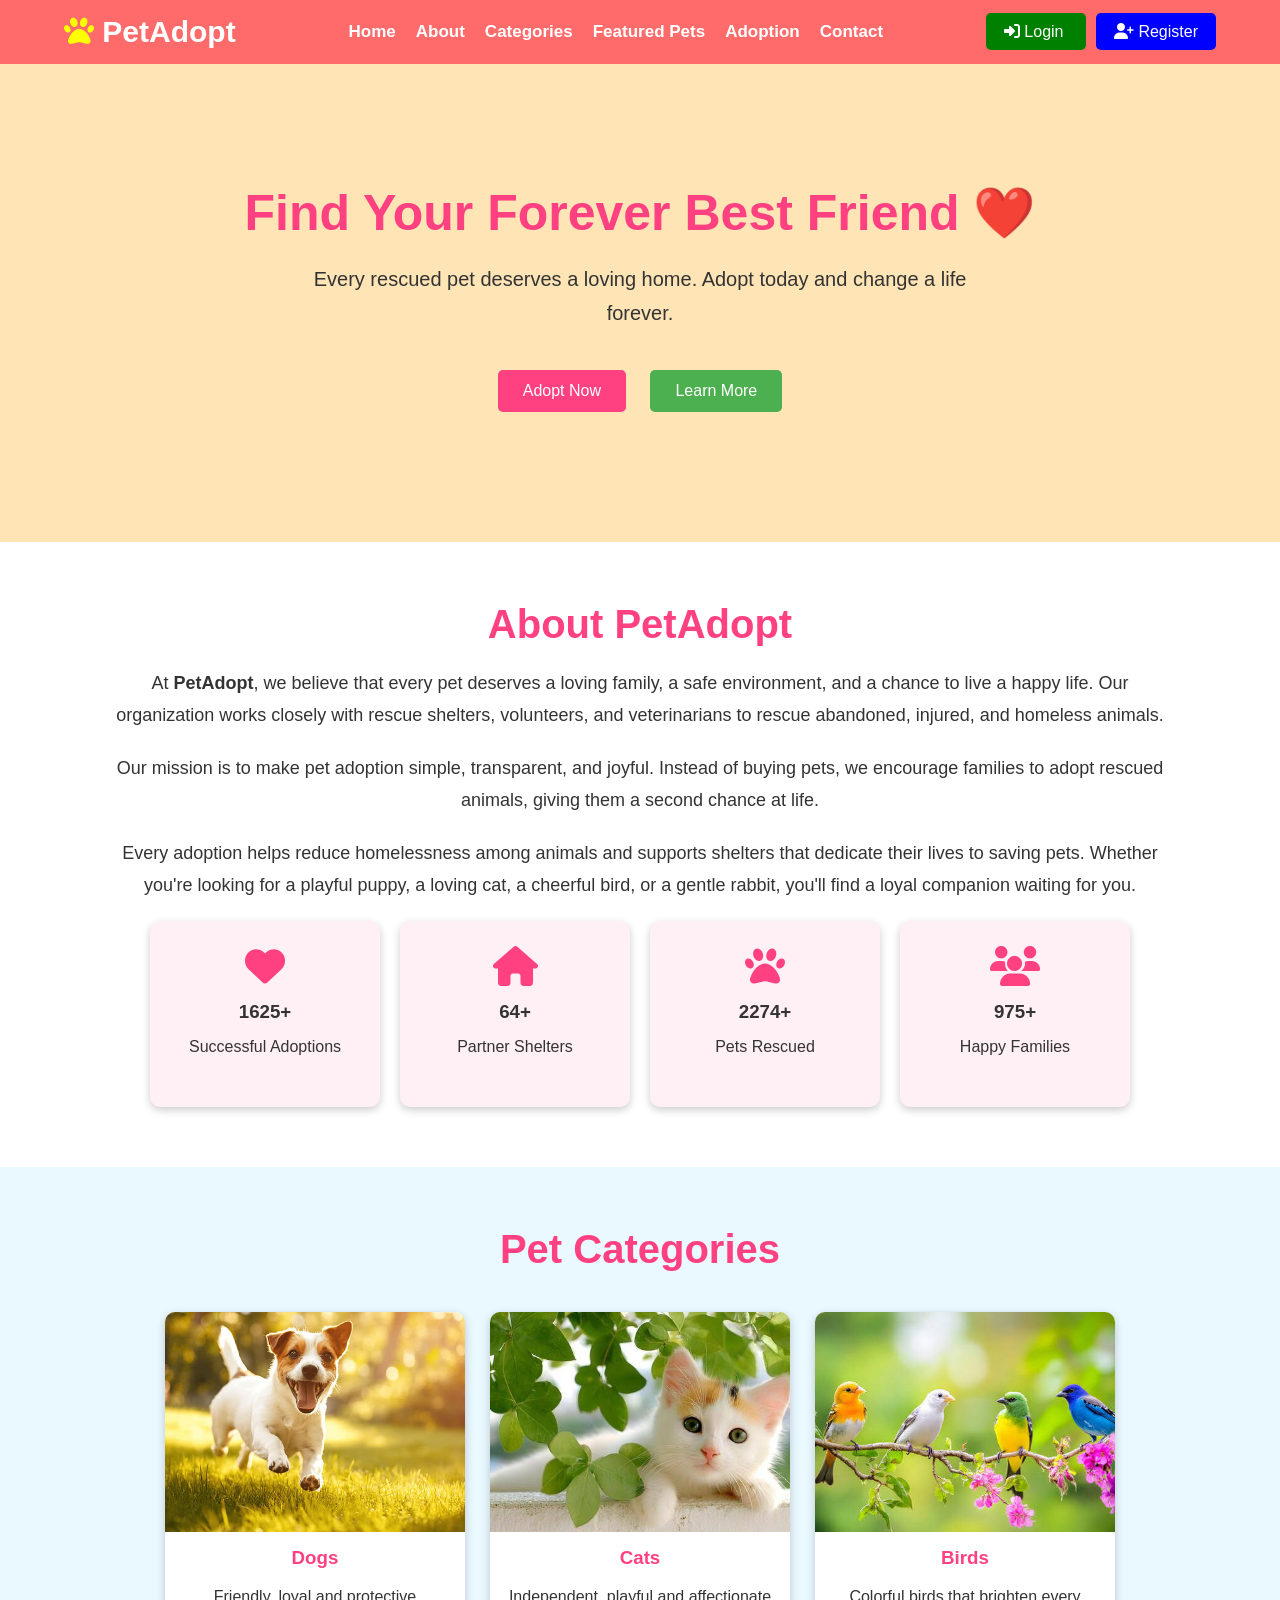
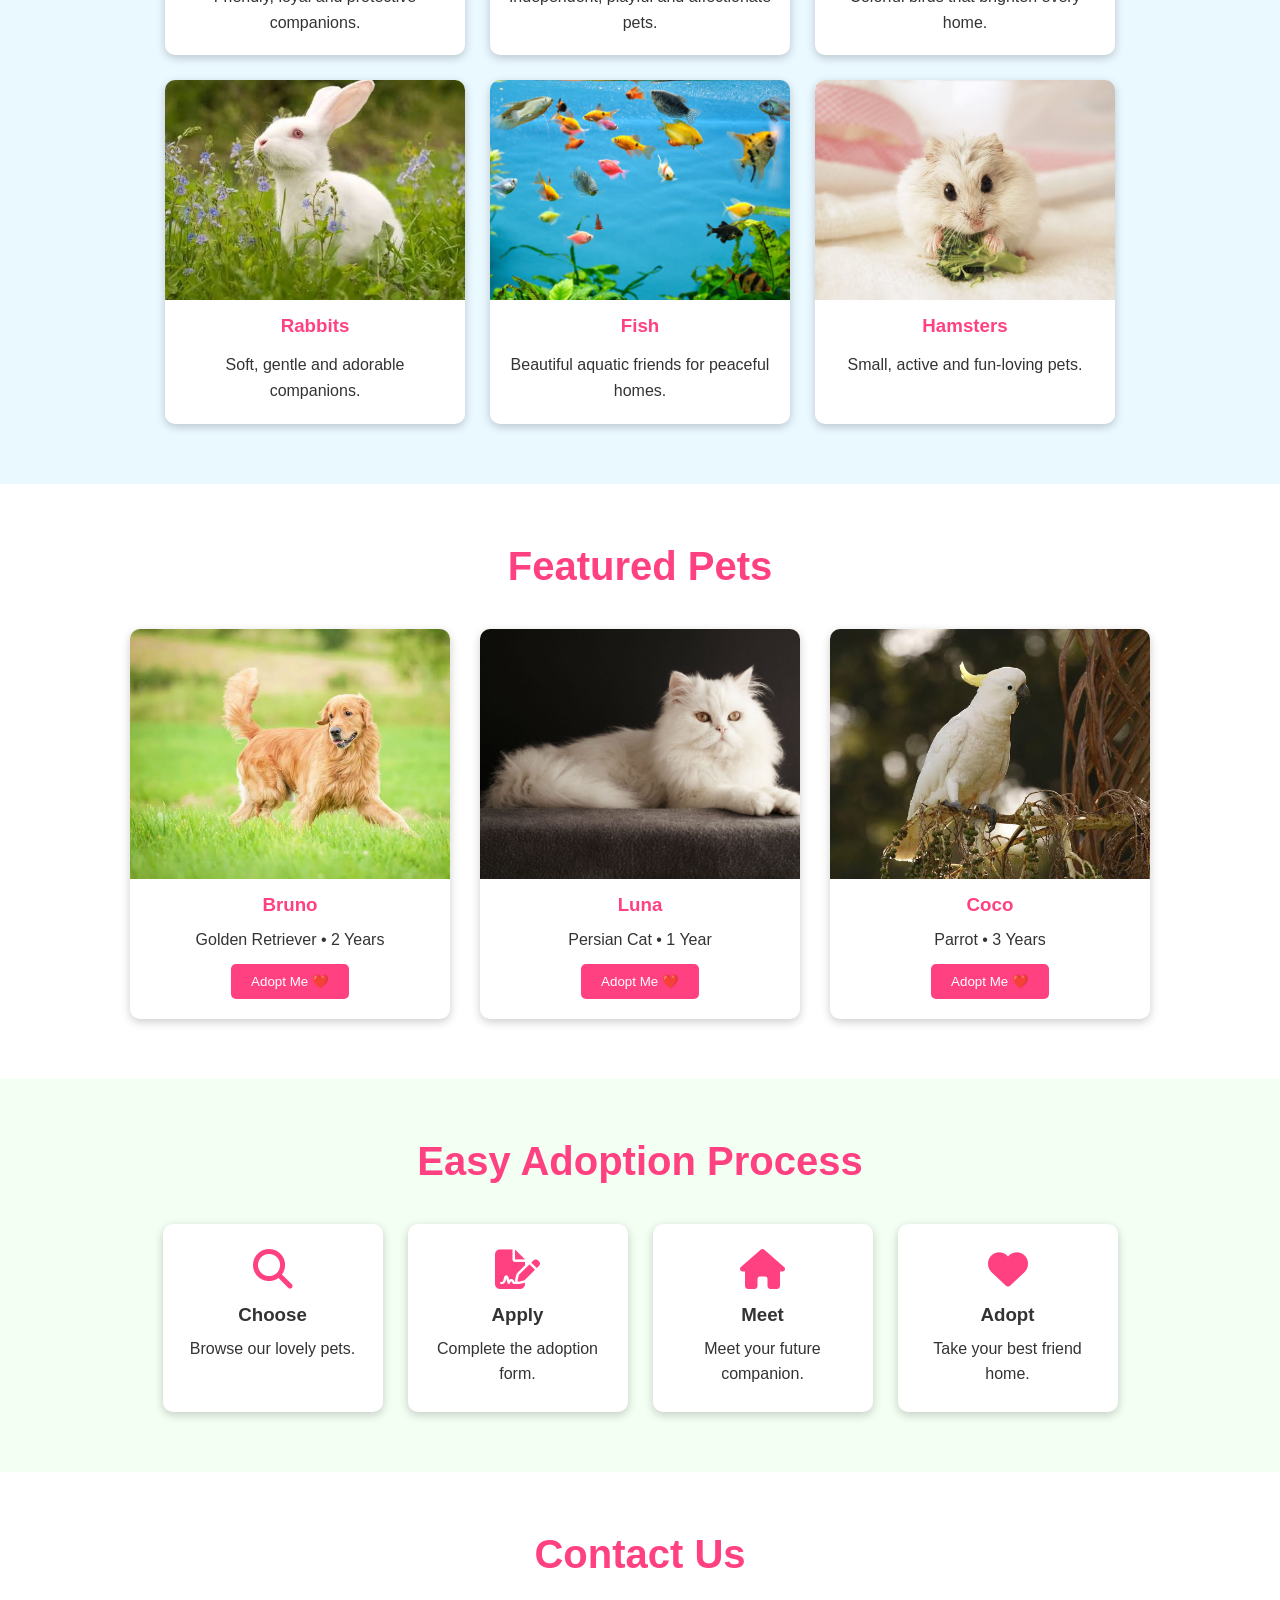
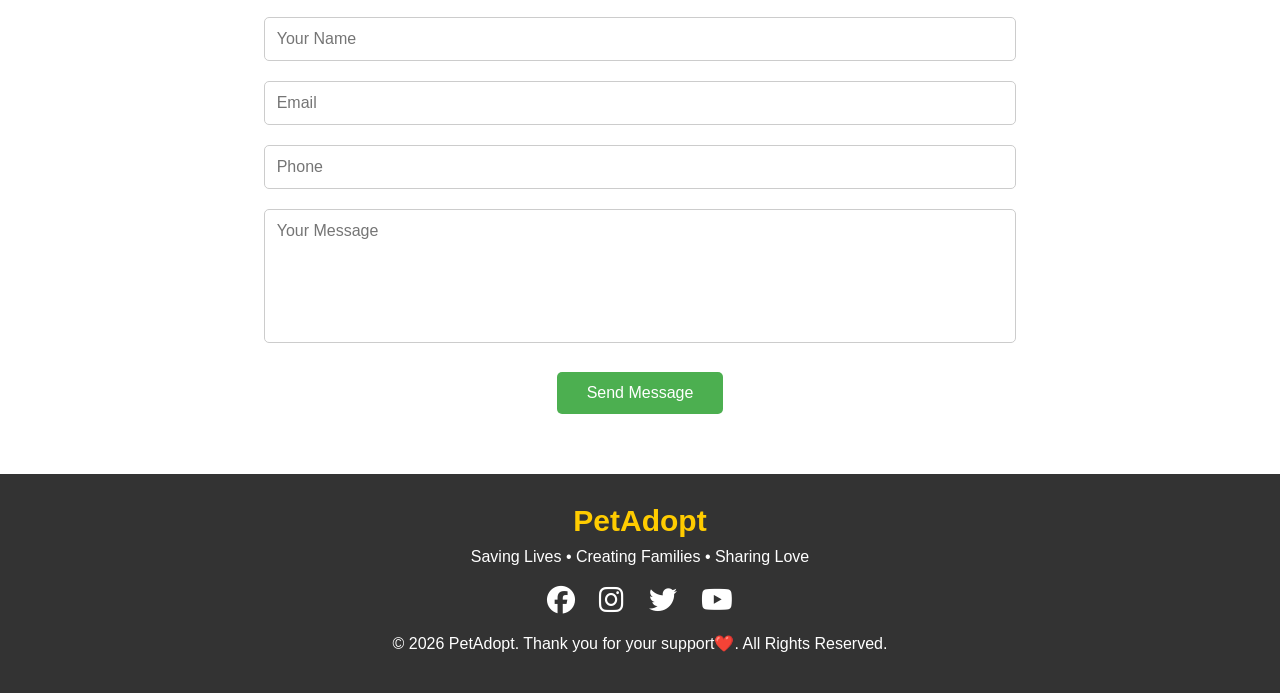
<file: index.html>
<!DOCTYPE html>
<html lang="en">

<head>
    <meta charset="UTF-8">
    <meta name="viewport" content="width=device-width, initial-scale=1.0">
    <title>Pet Adoption - Find Your Best Friend</title>

    <link rel="stylesheet" href="style.css">

    <link href="https://fonts.googleapis.com/css2?family=Poppins:wght@300;400;500;600;700&display=swap"
        rel="stylesheet">

    <link rel="stylesheet" href="https://cdnjs.cloudflare.com/ajax/libs/font-awesome/6.6.0/css/all.min.css">
</head>

<body>


    <header>

        <nav class="navbar">

            <div class="logo">
                <i class="fa-solid fa-paw"></i>
                PetAdopt
            </div>

            <ul class="nav-links">

                <li><a href="#home">Home</a></li>

                <li><a href="#about">About</a></li>

                <li><a href="#categories">Categories</a></li>

                <li><a href="#featured">Featured Pets</a></li>

                <li><a href="#process">Adoption</a></li>

                <li><a href="#contact">Contact</a></li>

            </ul>

            <div class="nav-buttons">

                <a href="login.html" class="login-btn">
                    <i class="fa-solid fa-right-to-bracket"></i>
                    Login
                </a>

                <a href="register.html" class="register-btn">
                    <i class="fa-solid fa-user-plus"></i>
                    Register
                </a>

            </div>

        </nav>

    </header>


    <section class="hero" id="home">

        <div class="hero-content">

            <h1>Find Your Forever Best Friend ❤️</h1>

            <p>

                Every rescued pet deserves a loving home.
                Adopt today and change a life forever.

            </p>

            <div class="hero-buttons">

                <a href="#featured" class="btn1">Adopt Now</a>

                <a href="#about" class="btn2">Learn More</a>

            </div>

        </div>

    </section>


    <section class="about" id="about">

        <h2>About PetAdopt</h2>

        <p>

            At <strong>PetAdopt</strong>, we believe that every pet deserves a loving family,
            a safe environment, and a chance to live a happy life.
            Our organization works closely with rescue shelters, volunteers, and veterinarians
            to rescue abandoned, injured, and homeless animals.

        </p>

        <p>

            Our mission is to make pet adoption simple, transparent, and joyful.
            Instead of buying pets, we encourage families to adopt rescued animals,
            giving them a second chance at life.

        </p>

        <p>

            Every adoption helps reduce homelessness among animals and supports shelters
            that dedicate their lives to saving pets. Whether you're looking for a playful
            puppy, a loving cat, a cheerful bird, or a gentle rabbit, you'll find a loyal
            companion waiting for you.

        </p>

        <div class="about-boxes">

            <div class="box">
                <i class="fa-solid fa-heart"></i>
                <h3>5000+</h3>
                <p>Successful Adoptions</p>
            </div>

            <div class="box">
                <i class="fa-solid fa-house"></i>
                <h3>200+</h3>
                <p>Partner Shelters</p>
            </div>

            <div class="box">
                <i class="fa-solid fa-paw"></i>
                <h3>7000+</h3>
                <p>Pets Rescued</p>
            </div>

            <div class="box">
                <i class="fa-solid fa-users"></i>
                <h3>3000+</h3>
                <p>Happy Families</p>
            </div>

        </div>

    </section>


    <section class="categories" id="categories">

        <h2>Pet Categories</h2>

        <div class="category-container">

            <div class="card">
                <img src="images/dog.jpg">
                <h3>Dogs</h3>
                <p>Friendly, loyal and protective companions.</p>
            </div>

            <div class="card">
                <img src="images/cat.jpg">
                <h3>Cats</h3>
                <p>Independent, playful and affectionate pets.</p>
            </div>

            <div class="card">
                <img src="images/bird.jpg">
                <h3>Birds</h3>
                <p>Colorful birds that brighten every home.</p>
            </div>

            <div class="card">
                <img src="images/rabbit.jpg">
                <h3>Rabbits</h3>
                <p>Soft, gentle and adorable companions.</p>
            </div>

            <div class="card">
                <img src="images/fish.jpg">
                <h3>Fish</h3>
                <p>Beautiful aquatic friends for peaceful homes.</p>
            </div>

            <div class="card">
                <img src="images/hamster.jpg">
                <h3>Hamsters</h3>
                <p>Small, active and fun-loving pets.</p>
            </div>

        </div>

    </section>

    <section class="featured" id="featured">

        <h2>Featured Pets</h2>

        <div class="pet-container">

            <div class="pet-card">

                <img src="images/Golden Retriever.jpg">

                <h3>Bruno</h3>

                <p>Golden Retriever • 2 Years</p>

                <button>Adopt Me ❤️</button>

            </div>

            <div class="pet-card">

                <img src="images/Persian Cat.jpg">

                <h3>Luna</h3>

                <p>Persian Cat • 1 Year</p>

                <button>Adopt Me ❤️</button>

            </div>

            <div class="pet-card">

                <img src="images/parrot.jpg">

                <h3>Coco</h3>

                <p>Parrot • 3 Years</p>

                <button>Adopt Me ❤️</button>

            </div>

        </div>

    </section>


    <section class="process" id="process">

        <h2>Easy Adoption Process</h2>

        <div class="steps">

            <div class="step">

                <i class="fa-solid fa-magnifying-glass"></i>

                <h3>Choose</h3>

                <p>Browse our lovely pets.</p>

            </div>

            <div class="step">

                <i class="fa-solid fa-file-signature"></i>

                <h3>Apply</h3>

                <p>Complete the adoption form.</p>

            </div>

            <div class="step">

                <i class="fa-solid fa-house"></i>

                <h3>Meet</h3>

                <p>Meet your future companion.</p>

            </div>

            <div class="step">

                <i class="fa-solid fa-heart"></i>

                <h3>Adopt</h3>

                <p>Take your best friend home.</p>

            </div>

        </div>

    </section>


    <section class="contact" id="contact">

        <h2>Contact Us</h2>

        <form>

            <input type="text" placeholder="Your Name">

            <input type="email" placeholder="Email">

            <input type="text" placeholder="Phone">

            <textarea rows="6" placeholder="Your Message"></textarea>

            <button>Send Message</button>

        </form>

    </section>

    <footer>

        <h3>PetAdopt</h3>

        <p>

            Saving Lives • Creating Families • Sharing Love

        </p>

        <div class="social">

            <i class="fab fa-facebook"></i>

            <i class="fab fa-instagram"></i>

            <i class="fab fa-twitter"></i>

            <i class="fab fa-youtube"></i>

        </div>

        <p>

            © 2026 PetAdopt. Thank you for your support❤️. All Rights Reserved.

        </p>

    </footer>

    <script src="script.js"></script>

</body>

</html>
</file>
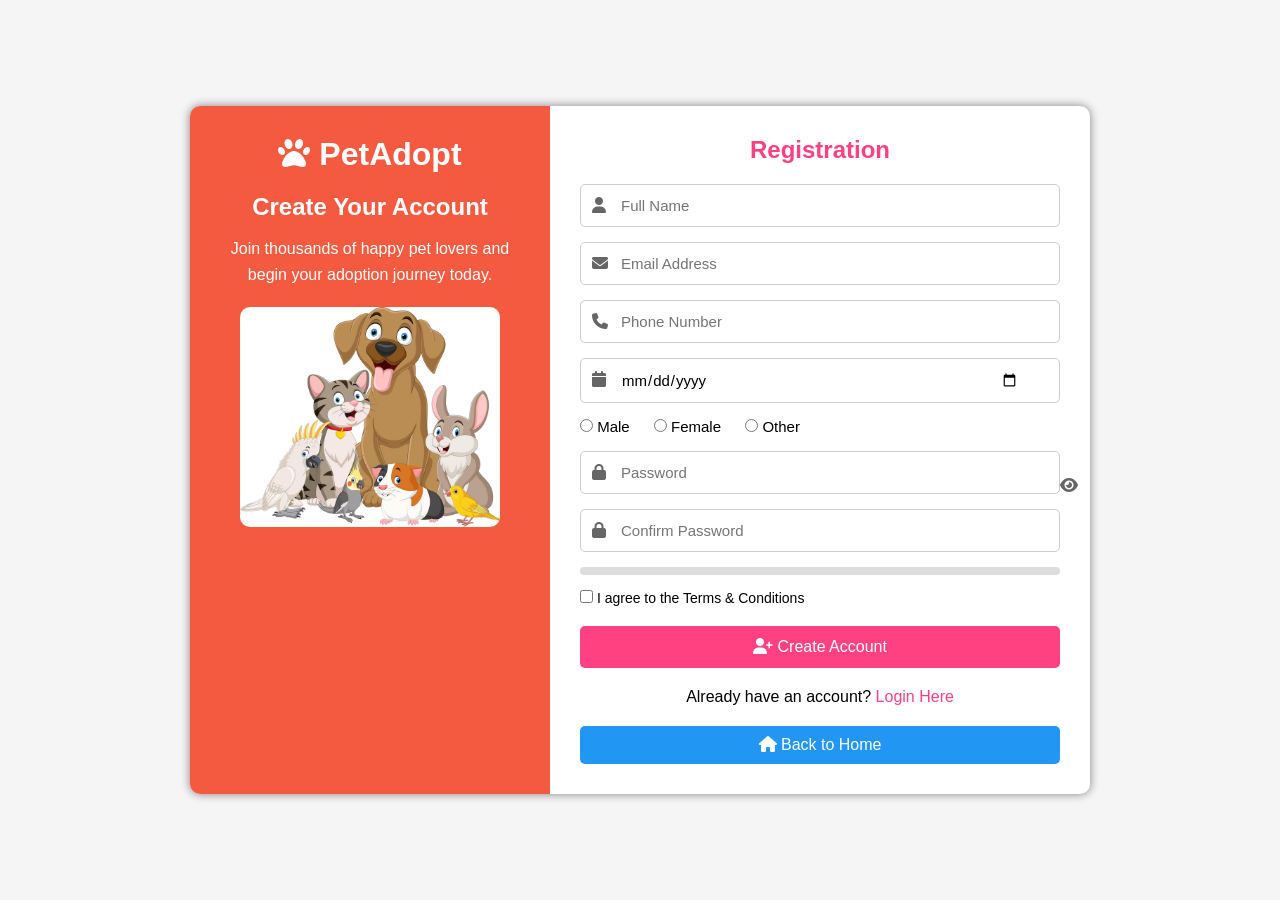
<file: register.html>
<!DOCTYPE html>
<html lang="en">

<head>

<meta charset="UTF-8">

<meta name="viewport"
content="width=device-width, initial-scale=1.0">

<title>PetAdopt | Register</title>

<link rel="stylesheet" href="register.css">

<link href="https://fonts.googleapis.com/css2?family=Poppins:wght@300;400;500;600;700&display=swap" rel="stylesheet">

<link rel="stylesheet"
href="https://cdnjs.cloudflare.com/ajax/libs/font-awesome/6.6.0/css/all.min.css">

</head>

<body>

<div class="container">

<div class="left">

<h1>
<i class="fa-solid fa-paw"></i>
PetAdopt
</h1>

<h2>Create Your Account</h2>

<p>

Join thousands of happy pet lovers and begin your adoption journey today.

</p>

<img src="images/register-pet.png" alt="Pet">

</div>

<div class="right">

<form id="registerForm">

<h2>Registration</h2>

<div class="input-box">

<i class="fa-solid fa-user"></i>

<input
type="text"
id="name"
placeholder="Full Name"
required>

</div>

<div class="input-box">

<i class="fa-solid fa-envelope"></i>

<input
type="email"
id="email"
placeholder="Email Address"
required>

</div>

<div class="input-box">

<i class="fa-solid fa-phone"></i>

<input
type="tel"
id="phone"
placeholder="Phone Number"
required>

</div>

<div class="input-box">

<i class="fa-solid fa-calendar"></i>

<input
type="date"
required>

</div>

<div class="gender">

<label>

<input type="radio" name="gender" required>

Male

</label>

<label>

<input type="radio" name="gender">

Female

</label>

<label>

<input type="radio" name="gender">

Other

</label>

</div>

<div class="input-box">

<i class="fa-solid fa-lock"></i>

<input
type="password"
id="password"
placeholder="Password"
required>

<span class="togglePassword">

<i class="fa-solid fa-eye"></i>

</span>

</div>

<div class="input-box">

<i class="fa-solid fa-lock"></i>

<input
type="password"
id="confirmPassword"
placeholder="Confirm Password"
required>

</div>

<div class="strength">

<div id="strengthBar"></div>

</div>

<label class="terms">

<input type="checkbox" required>

I agree to the Terms & Conditions

</label>

<button type="submit">

<i class="fa-solid fa-user-plus"></i>

Create Account

</button>

<p class="login-text">

Already have an account?

<a href="login.html">

Login Here

</a>

</p>

<a href="index.html" class="home">

<i class="fa-solid fa-house"></i>

Back to Home

</a>

</form>

</div>

</div>

<script>

const password=document.getElementById("password");

const confirmPassword=document.getElementById("confirmPassword");

const toggle=document.querySelector(".togglePassword");

const bar=document.getElementById("strengthBar");

toggle.onclick=()=>{

if(password.type==="password"){

password.type="text";

toggle.innerHTML='<i class="fa-solid fa-eye-slash"></i>';

}else{

password.type="password";

toggle.innerHTML='<i class="fa-solid fa-eye"></i>';

}

}

password.addEventListener("keyup",()=>{

let value=password.value.length;

if(value<5){

bar.style.width="30%";

bar.style.background="red";

}

else if(value<8){

bar.style.width="60%";

bar.style.background="orange";

}

else{

bar.style.width="100%";

bar.style.background="green";

}

});

document.getElementById("registerForm").onsubmit=function(e){

e.preventDefault();

if(password.value!==confirmPassword.value){

alert("Passwords do not match!");

return;

}

alert("🎉 Registration Successful! Welcome to PetAdopt ❤️");

window.location="login.html";

}

</script>

</body>

</html>
</file>
<file: style.css>
*{
    margin:0;
    padding:0;
    box-sizing:border-box;
    font-family:Arial, sans-serif;
}

body{
    background:#f5f5f5;
    color:#333;
}

header{
    background:#ff6b6b;
    position:sticky;
    top:0;
    z-index:1000;
}

.navbar{
    width:90%;
    margin:auto;
    display:flex;
    justify-content:space-between;
    align-items:center;
    padding:15px 0;
}

.logo{
    font-size:30px;
    font-weight:bold;
    color:white;
}

.logo i{
    color:yellow;
}

.nav-links{
    list-style:none;
    display:flex;
}

.nav-links li{
    margin-left:20px;
}

.nav-links a{
    text-decoration:none;
    color:white;
    font-size:17px;
    font-weight:bold;
}

.nav-links a:hover{
    color:yellow;
}

.nav-buttons a{
    text-decoration:none;
    color:white;
    padding:10px 18px;
    border-radius:5px;
    margin-left:10px;
}

.login-btn{
    background:green;
}

.register-btn{
    background:blue;
}

.dashboard-btn{
    background:rgb(19, 4, 222);
}

.login-btn:hover,
.dashboard-btn,
.register-btn:hover{
    opacity:0.8;
}

.hero{
    background:#ffe4b5;
    text-align:center;
    padding:120px 20px;
}

.hero h1{
    font-size:50px;
    color:#ff4081;
}

.hero p{
    font-size:20px;
    margin:20px auto;
    max-width:700px;
    line-height:1.7;
}

.hero-buttons{
    margin-top:30px;
}

.hero-buttons a{
    text-decoration:none;
    padding:12px 25px;
    margin:10px;
    display:inline-block;
    border-radius:5px;
    color:white;
}

.btn1{
    background:#ff4081;
}

.btn2{
    background:#4CAF50;
}
.about{
    background:white;
    padding:60px 8%;
    text-align:center;
}

.about h2{
    font-size:40px;
    color:#ff4081;
    margin-bottom:20px;
}

.about p{
    font-size:18px;
    line-height:1.8;
    margin-bottom:20px;
}

.about-boxes{
    display:flex;
    justify-content:center;
    gap:20px;
    flex-wrap:wrap;
    margin-top:40px;
}

.box{
    width:230px;
    background:#fff0f5;
    padding:25px;
    border-radius:10px;
    text-align:center;
    box-shadow:0 3px 8px rgba(0,0,0,0.2);
}

.box i{
    font-size:40px;
    color:#ff4081;
    margin-bottom:15px;
}

.box h3{
    margin-bottom:10px;
    color:#333;
}

.box p{
    font-size:16px;
}

.categories{
    background:#eaf8ff;
    padding:60px 8%;
    text-align:center;
}

.categories h2{
    font-size:40px;
    color:#ff4081;
    margin-bottom:40px;
}

.category-container{
    display:flex;
    justify-content:center;
    flex-wrap:wrap;
    gap:25px;
}

.card{
    width:300px;
    background:white;
    border-radius:10px;
    overflow:hidden;
    box-shadow:0 3px 10px rgba(0,0,0,0.2);
    transition:0.3s;
}

.card img{
    width:100%;
    height:220px;
    object-fit:cover;
}

.card h3{
    margin:15px 0;
    color:#ff4081;
}

.card p{
    padding:0 15px 20px;
    line-height:1.6;
}

.card:hover{
    transform:translateY(-8px);
}

.featured{
    background:#ffffff;
    padding:60px 8%;
    text-align:center;
}

.featured h2{
    font-size:40px;
    color:#ff4081;
    margin-bottom:40px;
}

.pet-container{
    display:flex;
    justify-content:center;
    flex-wrap:wrap;
    gap:30px;
}

.pet-card{
    width:320px;
    background:white;
    border-radius:10px;
    overflow:hidden;
    box-shadow:0 3px 10px rgba(0,0,0,0.2);
    text-align:center;
    transition:0.3s;
}

.pet-card img{
    width:100%;
    height:250px;
    object-fit:cover;
}

.pet-card h3{
    margin-top:15px;
    color:#ff4081;
}

.pet-card p{
    margin:15px;
}

.pet-card button{
    margin-bottom:20px;
    padding:10px 20px;
    border:none;
    background:#ff4081;
    color:white;
    border-radius:5px;
    cursor:pointer;
}

.pet-card:hover{
    transform:translateY(-8px);
}

.process{
    background:#f4fff4;
    padding:60px 8%;
    text-align:center;
}

.process h2{
    font-size:40px;
    color:#ff4081;
    margin-bottom:40px;
}

.steps{
    display:flex;
    justify-content:center;
    flex-wrap:wrap;
    gap:25px;
}

.step{
    width:220px;
    background:white;
    padding:25px;
    border-radius:10px;
    box-shadow:0 3px 10px rgba(0,0,0,0.2);
    transition:0.3s;
}

.step i{
    font-size:40px;
    color:#ff4081;
    margin-bottom:15px;
}

.step h3{
    margin-bottom:10px;
}

.step p{
    line-height:1.6;
}

.step:hover{
    transform:translateY(-8px);
}

.contact{
    background:white;
    padding:60px 8%;
    text-align:center;
}

.contact h2{
    font-size:40px;
    color:#ff4081;
    margin-bottom:30px;
}

.contact form{
    width:70%;
    margin:auto;
}

.contact input,
.contact textarea{
    width:100%;
    padding:12px;
    margin:10px 0;
    border:1px solid #ccc;
    border-radius:5px;
    font-size:16px;
}

.contact textarea{
    resize:none;
}

.contact button{
    margin-top:15px;
    padding:12px 30px;
    background:#4CAF50;
    color:white;
    border:none;
    border-radius:5px;
    cursor:pointer;
    font-size:16px;
}

.contact button:hover{
    background:#388e3c;
}

footer{
    background:#333;
    color:white;
    text-align:center;
    padding:30px 20px;
}

footer h3{
    font-size:30px;
    margin-bottom:10px;
    color:#ffcc00;
}

footer p{
    margin:10px 0;
    font-size:16px;
}

.social{
    margin:20px 0;
}

.social i{
    font-size:28px;
    margin:0 10px;
    cursor:pointer;
    transition:0.3s;
}

.social i:hover{
    color:#ffcc00;
}

.box:hover,
.card:hover,
.pet-card:hover,
.step:hover{
    transform:translateY(-8px);
    transition:0.3s;
}

.hero-buttons a:hover{
    opacity:0.9;
}

.nav-links a:hover{
    color:yellow;
}

.contact button:hover{
    background:#2e7d32;
}


img{
    max-width:100%;
    display:block;
}

@media screen and (max-width:768px){

.navbar{
    flex-direction:column;
    text-align:center;
}

.logo{
    margin-bottom:15px;
}

.nav-links{
    flex-direction:column;
    margin:15px 0;
}

.nav-links li{
    margin:10px 0;
}

.nav-buttons{
    margin-top:10px;
}

.hero{
    padding:80px 20px;
}

.hero h1{
    font-size:35px;
}

.hero p{
    font-size:16px;
}

.hero-buttons a{
    display:block;
    margin:10px auto;
    width:180px;
}

.about{
    padding:40px 20px;
}

.about h2{
    font-size:30px;
}

.about-boxes{
    flex-direction:column;
    align-items:center;
}

.categories{
    padding:40px 20px;
}

.category-container{
    flex-direction:column;
    align-items:center;
}

.card{
    width:90%;
}

.featured{
    padding:40px 20px;
}

.pet-container{
    flex-direction:column;
    align-items:center;
}

.pet-card{
    width:90%;
}

.process{
    padding:40px 20px;
}

.steps{
    flex-direction:column;
    align-items:center;
}

.step{
    width:90%;
}

.contact{
    padding:40px 20px;
}

.contact form{
    width:100%;
}

/* Footer */

footer{
    padding:20px;
}

}

@media screen and (min-width:1200px){

.about-boxes,
.category-container,
.pet-container,
.steps{

    max-width:1300px;
    margin:auto;

}

}
</file>
<file: register.css>
* {
    margin: 0;
    padding: 0;
    box-sizing: border-box;
    font-family: Arial, sans-serif;
}

body {
    background: #f5f5f5;
    display: flex;
    justify-content: center;
    align-items: center;
    min-height: 100vh;
    padding: 20px;
}

.container {
    width: 900px;
    display: flex;
    background: white;
    border-radius: 10px;
    box-shadow: 0 0 10px gray;
    overflow: hidden;
}

.left {
    width: 40%;
    background: #f35a3f;
    color: white;
    text-align: center;
    padding: 30px;
}

.left h1 {
    margin-bottom: 20px;
}

.left h2 {
    margin-bottom: 15px;
}

.left p {
    line-height: 1.6;
    margin-bottom: 20px;
}

.left img {
    width: 260px;
    height: 220px;
    border-radius: 10px;
    margin: auto;
    display: block;
}

.right {
    width: 60%;
    padding: 30px;
}

.right h2 {
    text-align: center;
    color: #ff4081;
    margin-bottom: 20px;
}

.input-box {
    position: relative;
    margin-bottom: 15px;
}

.input-box input {
    width: 100%;
    padding: 12px 40px;
    border: 1px solid #ccc;
    border-radius: 5px;
    font-size: 15px;
}

.input-box i {
    position: absolute;
    left: 12px;
    top: 13px;
    color: #666;
}

.togglePassword {
    position: absolute;
    right: 12px;
    top: 13px;
    cursor: pointer;
}

.gender {
    margin: 15px 0;
}

.gender label {
    margin-right: 20px;
    font-size: 15px;
}

.strength {
    width: 100%;
    height: 8px;
    background: #ddd;
    border-radius: 5px;
    margin-bottom: 15px;
}

#strengthBar {
    width: 0;
    height: 100%;
    background: green;
    border-radius: 5px;
}

.terms {
    display: block;
    margin-bottom: 20px;
    font-size: 14px;
}

button {
    width: 100%;
    padding: 12px;
    background: #ff4081;
    color: white;
    border: none;
    border-radius: 5px;
    font-size: 16px;
    cursor: pointer;
}

button:hover {
    background: #e91e63;
}


.login-text {
    text-align: center;
    margin-top: 20px;
}

.login-text a {
    text-decoration: none;
    color: #ff4081;
}

.home {
    display: block;
    text-align: center;
    text-decoration: none;
    background: #2196F3;
    color: white;
    padding: 10px;
    border-radius: 5px;
    margin-top: 20px;
}

.home:hover {
    background: #1976D2;
}

@media(max-width:768px) {

    .container {
        width: 95%;
        flex-direction: column;
    }

    .left,
    .right {
        width: 100%;
    }

    .left img {
        width: 120px;
    }

    .gender label {
        display: block;
        margin: 10px 0;
    }

}
</file>
